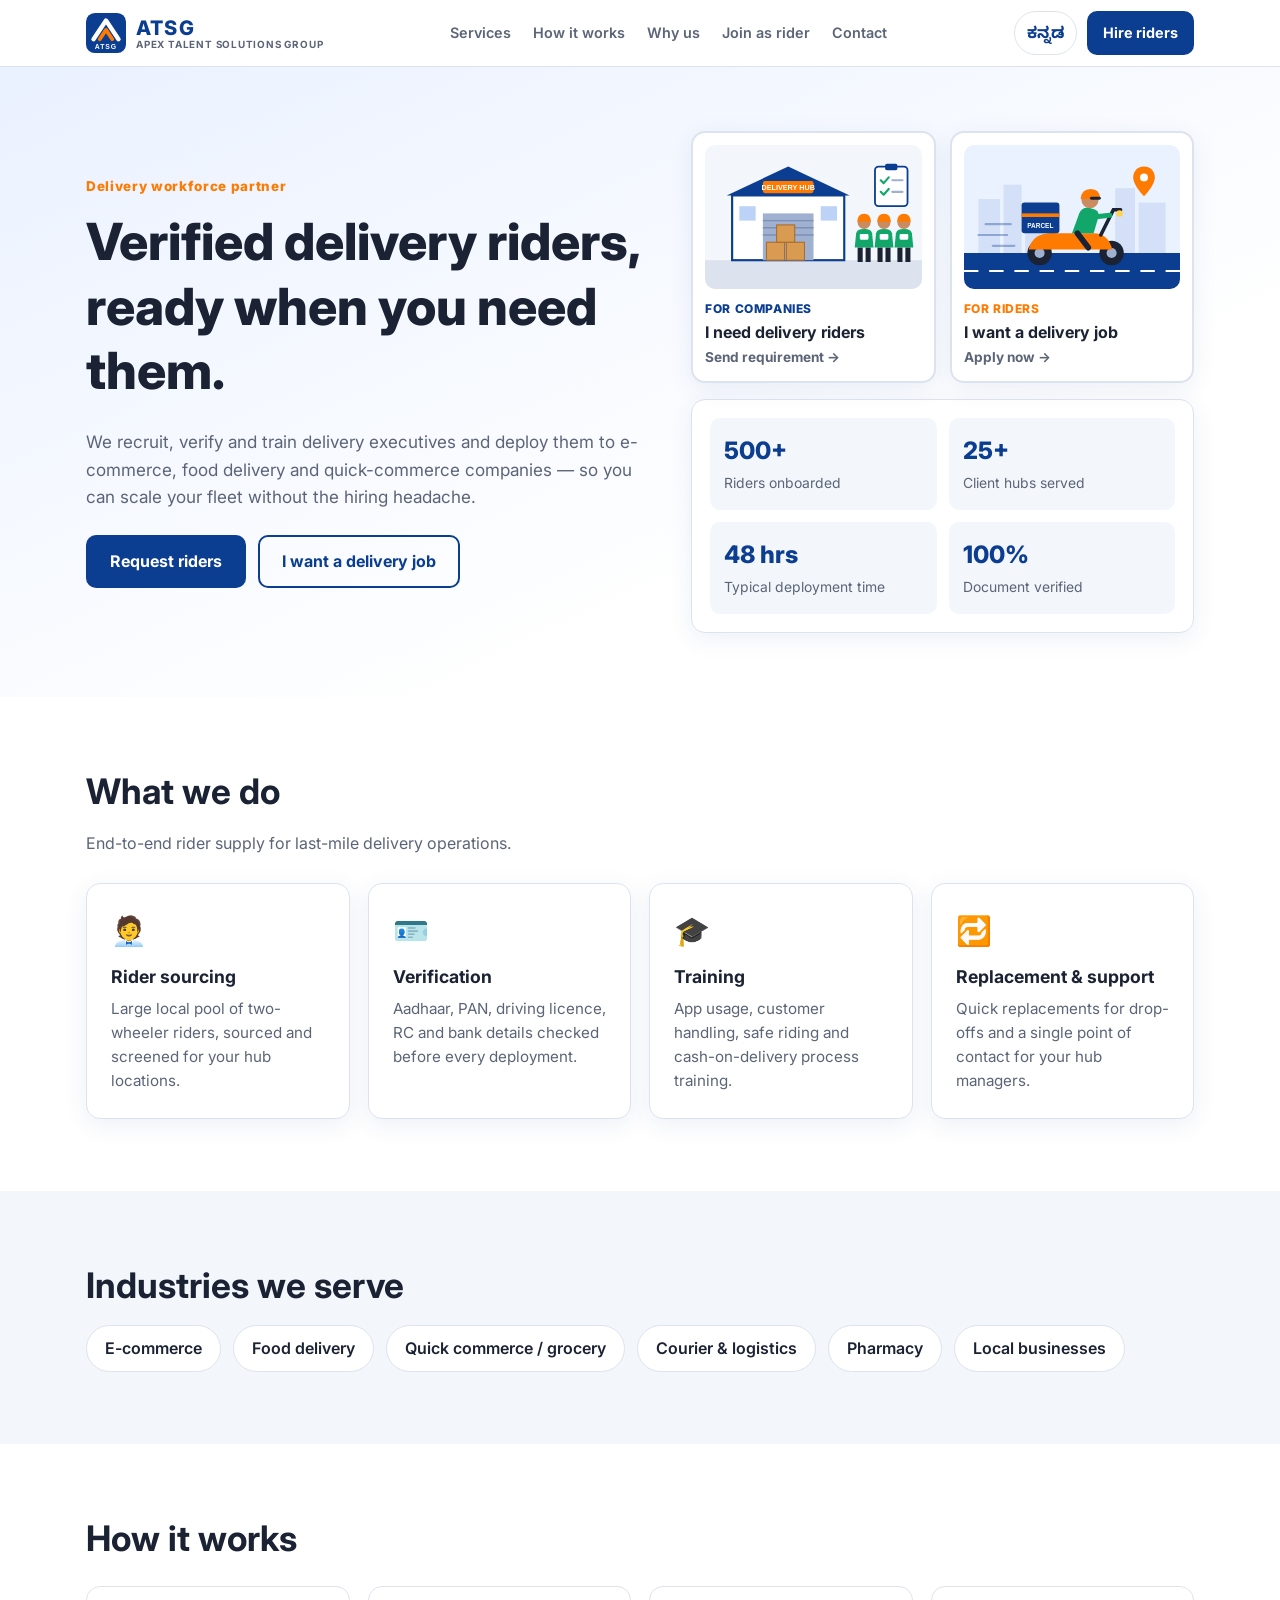
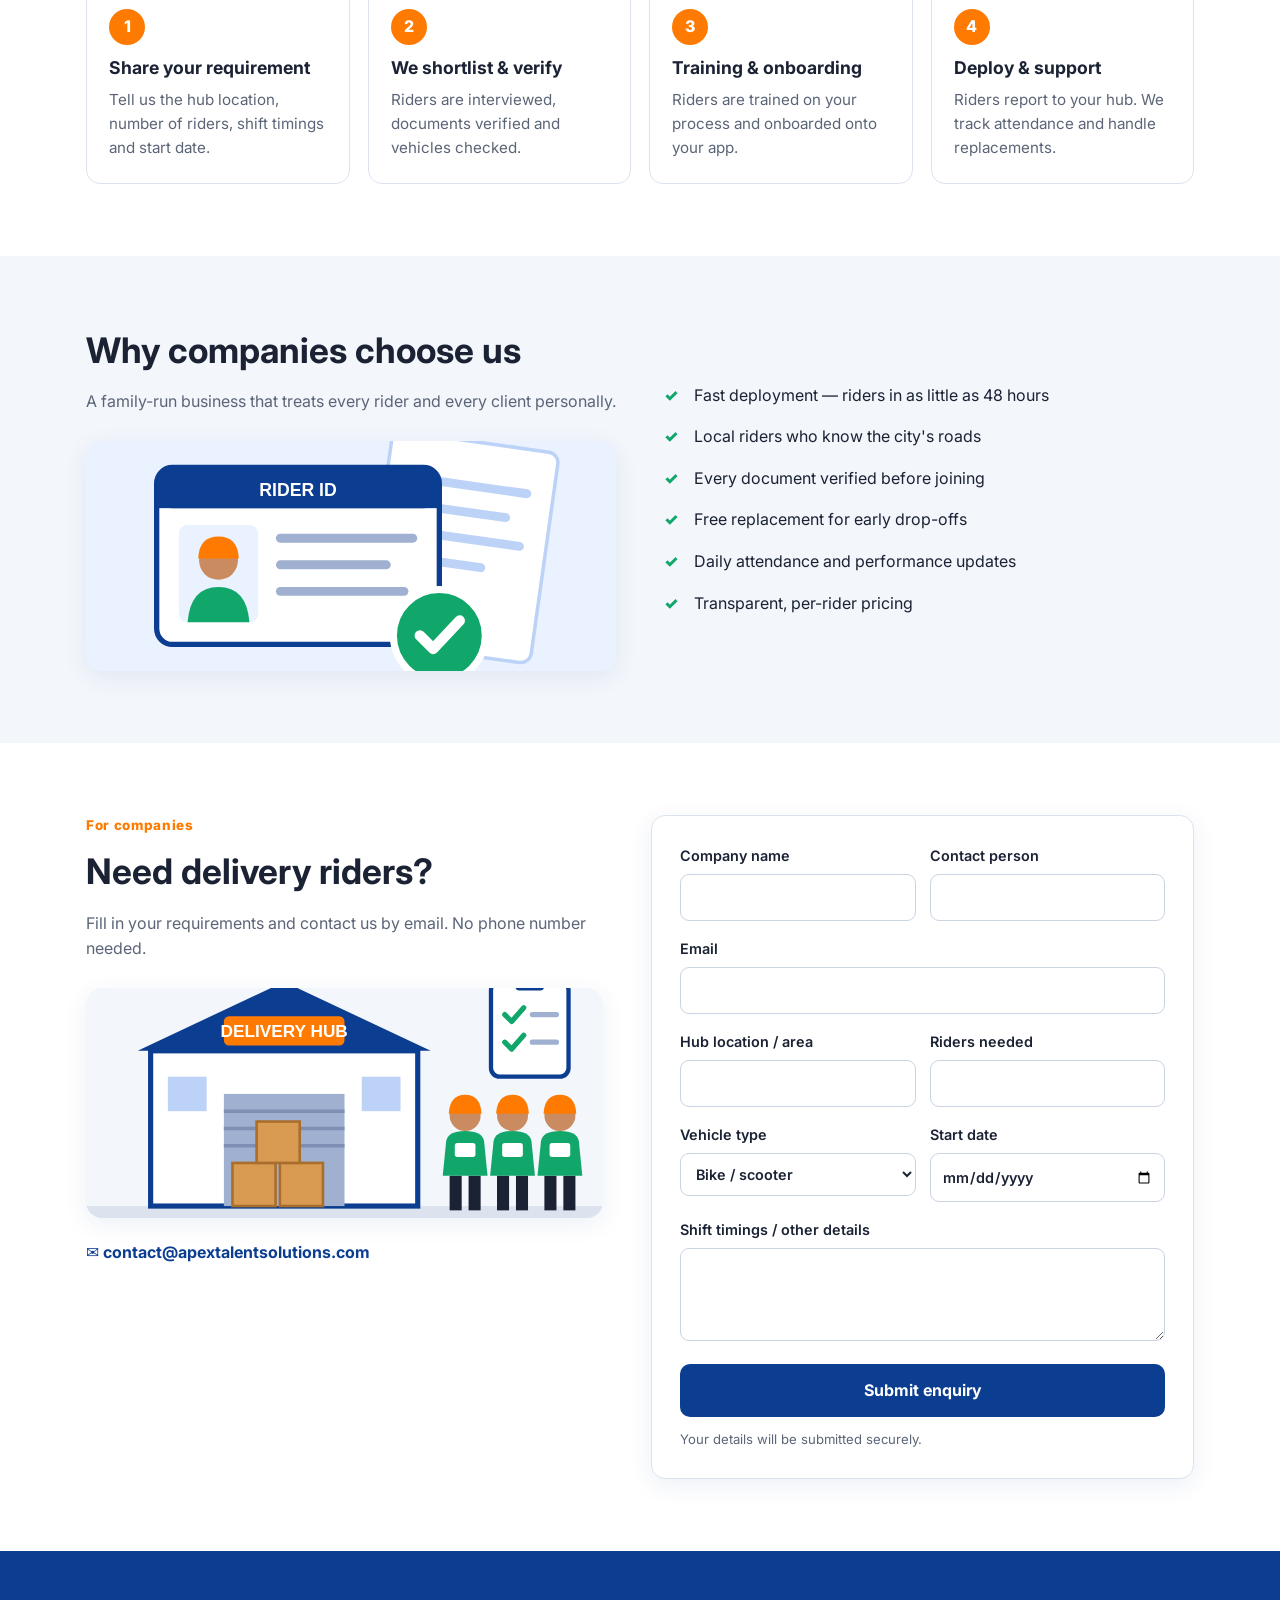
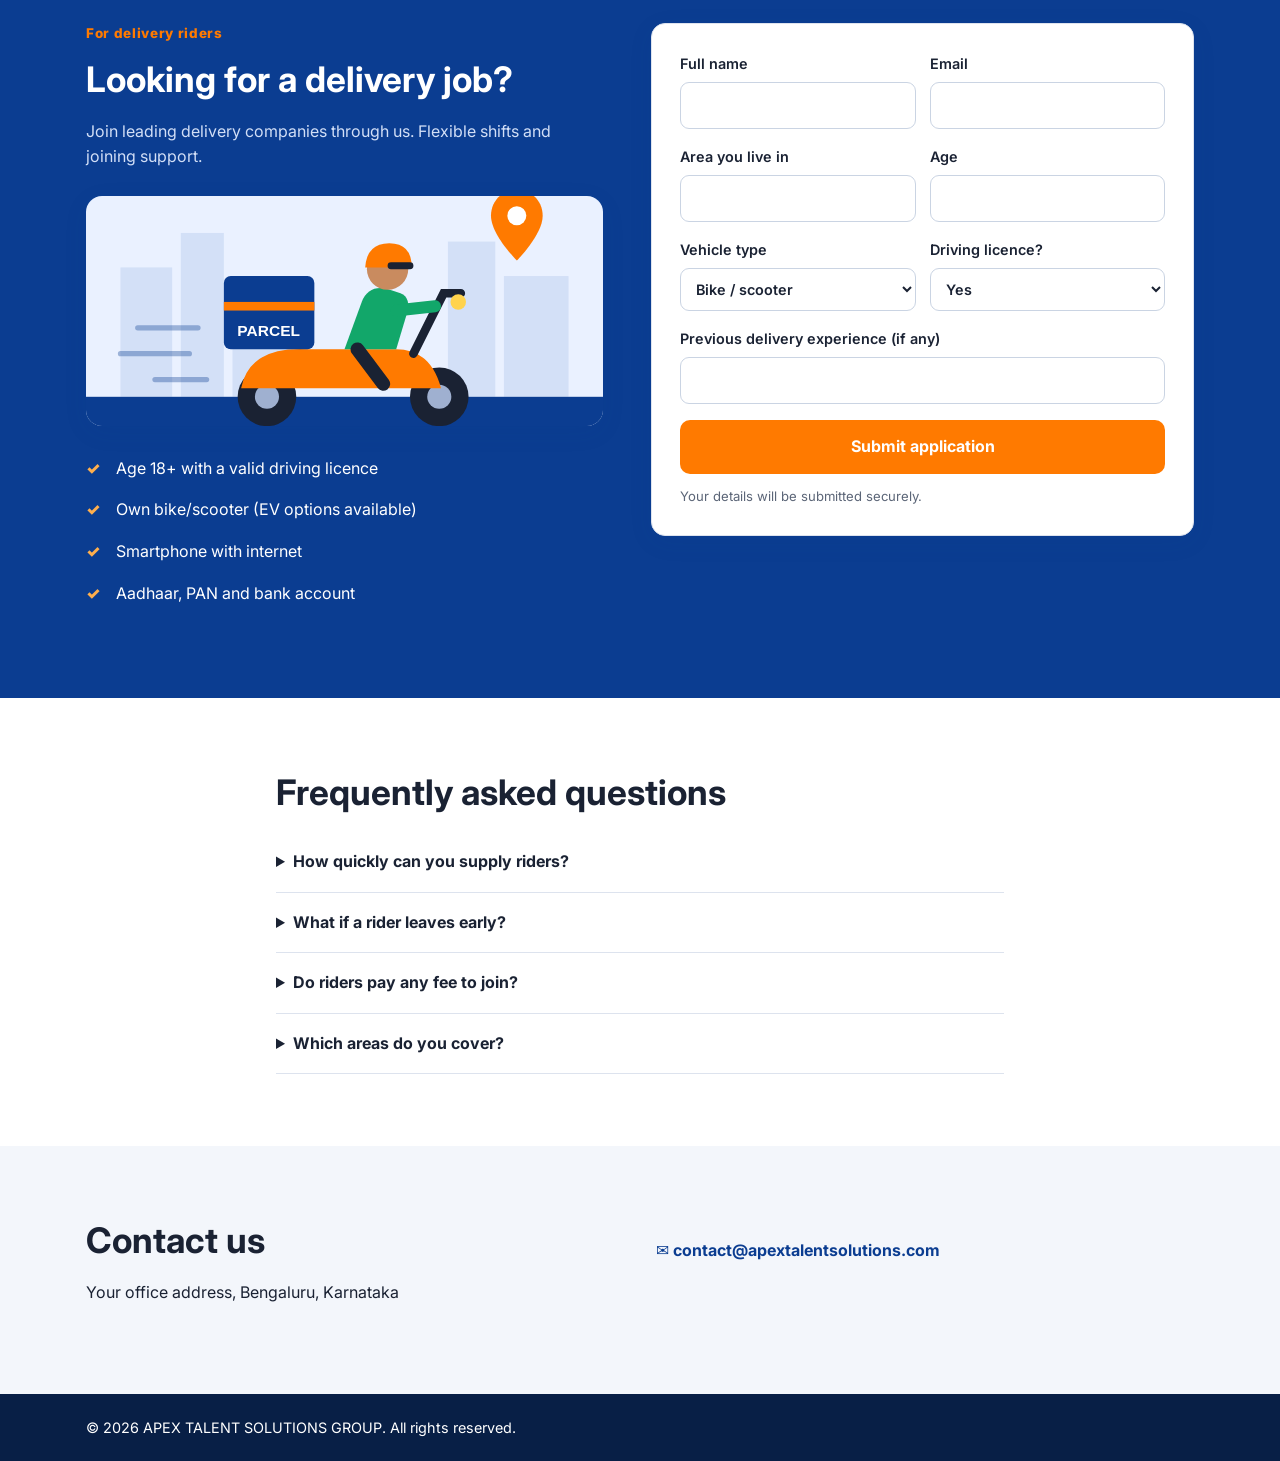
<file: index.html>
<!doctype html>
<html lang="en">
<head>
  <meta charset="utf-8">
  <meta name="viewport" content="width=device-width, initial-scale=1">
  <title>Delivery Staffing Partner</title>
  <meta name="description" content="Verified delivery riders for companies and delivery opportunities for riders.">
  <link rel="preconnect" href="https://fonts.googleapis.com">
  <link rel="preconnect" href="https://fonts.gstatic.com" crossorigin>
  <link href="https://fonts.googleapis.com/css2?family=Inter:wght@400;500;600;700;800&family=Noto+Sans+Kannada:wght@400;500;600;700;800;900&display=swap" rel="stylesheet">
  <link rel="icon" href="images/logo.svg" type="image/svg+xml">
  <link rel="stylesheet" href="styles.css">
</head>

<body>
  <header class="nav">
    <div class="container nav-inner">
      <a class="brand" href="#top" aria-label="ATSG home">
        <img class="brand-logo" src="images/logo.svg" alt="ATSG logo" width="40" height="40">
        <span class="brand-text">
          <strong data-config="shortName"></strong>
          <small data-config="name"></small>
        </span>
      </a>

      <nav class="nav-links" id="navLinks">
        <a href="#services" data-i18n="nav.services">Services</a>
        <a href="#process" data-i18n="nav.process">How it works</a>
        <a href="#why" data-i18n="nav.why">Why us</a>
        <a href="#riders" data-i18n="nav.riders">Join as rider</a>
        <a href="#contact" data-i18n="nav.contact">Contact</a>
      </nav>

      <div class="nav-actions">
        <button class="lang-btn" id="langBtn" type="button" aria-label="Switch language">ಕನ್ನಡ</button>
        <a href="#enquiry" class="btn btn-primary btn-sm" data-i18n="nav.cta">Hire riders</a>
        <button class="menu-btn" id="menuBtn" type="button" aria-label="Menu" aria-expanded="false">☰</button>
      </div>
    </div>
  </header>

  <main id="top">

    <!-- Hero -->
    <section class="hero">
      <div class="container hero-grid">
        <div>
          <p class="eyebrow" data-i18n="hero.eyebrow">Delivery workforce partner</p>
          <h1 data-i18n="hero.title">Verified delivery riders, ready when you need them.</h1>
          <p class="lead" data-i18n="hero.lead">
            We recruit, verify and train delivery executives and deploy them to e-commerce,
            food delivery and quick-commerce companies — so you can scale your fleet
            without the hiring headache.
          </p>

          <div class="hero-cta">
            <a href="#enquiry" class="btn btn-primary" data-i18n="hero.cta1">Request riders</a>
            <a href="#riders" class="btn btn-ghost" data-i18n="hero.cta2">I want a delivery job</a>
          </div>
        </div>

        <div class="hero-side">
          <div class="paths">
            <a href="#enquiry" class="path-card">
              <img src="images/company-hub.svg" alt="Company delivery hub with riders" loading="eager">
              <span class="path-tag" data-i18n="path.c.tag">For companies</span>
              <strong data-i18n="path.c.t">I need delivery riders</strong>
              <span class="path-go" data-i18n="path.c.go">Send requirement →</span>
            </a>

            <a href="#riders" class="path-card path-rider">
              <img src="images/rider-delivery.svg" alt="Delivery rider on a scooter" loading="eager">
              <span class="path-tag" data-i18n="path.r.tag">For riders</span>
              <strong data-i18n="path.r.t">I want a delivery job</strong>
              <span class="path-go" data-i18n="path.r.go">Apply now →</span>
            </a>
          </div>

          <div class="hero-card">
            <div class="stat">
              <strong data-config="statRiders"></strong>
              <span data-i18n="stat.riders">Riders onboarded</span>
            </div>
            <div class="stat">
              <strong data-config="statClients"></strong>
              <span data-i18n="stat.clients">Client hubs served</span>
            </div>
            <div class="stat">
              <strong data-i18n="stat.hours">48 hrs</strong>
              <span data-i18n="stat.time">Typical deployment time</span>
            </div>
            <div class="stat">
              <strong>100%</strong>
              <span data-i18n="stat.verified">Document verified</span>
            </div>
          </div>
        </div>
      </div>
    </section>

    <!-- Services -->
    <section id="services" class="section">
      <div class="container">
        <h2 data-i18n="services.title">What we do</h2>
        <p class="section-lead" data-i18n="services.lead">
          End-to-end rider supply for last-mile delivery operations.
        </p>

        <div class="cards">
          <article class="card">
            <div class="icon">🧑‍💼</div>
            <h3 data-i18n="s1.t">Rider sourcing</h3>
            <p data-i18n="s1.d">Large local pool of two-wheeler riders, sourced and screened for your hub locations.</p>
          </article>

          <article class="card">
            <div class="icon">🪪</div>
            <h3 data-i18n="s2.t">Verification</h3>
            <p data-i18n="s2.d">Aadhaar, PAN, driving licence, RC and bank details checked before every deployment.</p>
          </article>

          <article class="card">
            <div class="icon">🎓</div>
            <h3 data-i18n="s3.t">Training</h3>
            <p data-i18n="s3.d">App usage, customer handling, safe riding and cash-on-delivery process training.</p>
          </article>

          <article class="card">
            <div class="icon">🔁</div>
            <h3 data-i18n="s4.t">Replacement & support</h3>
            <p data-i18n="s4.d">Quick replacements for drop-offs and a single point of contact for your hub managers.</p>
          </article>
        </div>
      </div>
    </section>

    <!-- Industries -->
    <section class="section section-alt">
      <div class="container">
        <h2 data-i18n="ind.title">Industries we serve</h2>
        <div class="chips">
          <span class="chip" data-i18n="ind.1">E-commerce</span>
          <span class="chip" data-i18n="ind.2">Food delivery</span>
          <span class="chip" data-i18n="ind.3">Quick commerce / grocery</span>
          <span class="chip" data-i18n="ind.4">Courier & logistics</span>
          <span class="chip" data-i18n="ind.5">Pharmacy</span>
          <span class="chip" data-i18n="ind.6">Local businesses</span>
        </div>
      </div>
    </section>

    <!-- Process -->
    <section id="process" class="section">
      <div class="container">
        <h2 data-i18n="process.title">How it works</h2>
        <ol class="steps">
          <li>
            <span class="num">1</span>
            <h3 data-i18n="p1.t">Share your requirement</h3>
            <p data-i18n="p1.d">Tell us the hub location, number of riders, shift timings and start date.</p>
          </li>
          <li>
            <span class="num">2</span>
            <h3 data-i18n="p2.t">We shortlist & verify</h3>
            <p data-i18n="p2.d">Riders are interviewed, documents verified and vehicles checked.</p>
          </li>
          <li>
            <span class="num">3</span>
            <h3 data-i18n="p3.t">Training & onboarding</h3>
            <p data-i18n="p3.d">Riders are trained on your process and onboarded onto your app.</p>
          </li>
          <li>
            <span class="num">4</span>
            <h3 data-i18n="p4.t">Deploy & support</h3>
            <p data-i18n="p4.d">Riders report to your hub. We track attendance and handle replacements.</p>
          </li>
        </ol>
      </div>
    </section>

    <!-- Why choose us -->
    <section id="why" class="section section-alt">
      <div class="container why-grid">
        <div>
          <h2 data-i18n="why.title">Why companies choose us</h2>
          <p class="section-lead" data-i18n="why.lead">
            A family-run business that treats every rider and every client personally.
          </p>
          <img class="feature-image company-image" src="images/verified-rider.svg"
               alt="Rider ID card with documents verified" loading="lazy">
        </div>

        <ul class="checks">
          <li data-i18n="why.1">Fast deployment — riders in as little as 48 hours</li>
          <li data-i18n="why.2">Local riders who know the city's roads</li>
          <li data-i18n="why.3">Every document verified before joining</li>
          <li data-i18n="why.4">Free replacement for early drop-offs</li>
          <li data-i18n="why.5">Daily attendance and performance updates</li>
          <li data-i18n="why.6">Transparent, per-rider pricing</li>
        </ul>
      </div>
    </section>

    <!-- Client Enquiry -->
    <section id="enquiry" class="section">
      <div class="container form-wrap">
        <div>
          <p class="eyebrow" data-i18n="tag.company">For companies</p>
          <h2 data-i18n="enq.title">Need delivery riders?</h2>
          <p class="section-lead" data-i18n="enq.lead">
            Fill in your requirements and contact us by email. No phone number needed.
          </p>
          <img class="feature-image form-image" src="images/company-hub.svg"
               alt="Company delivery hub with riders" loading="lazy">
          <div class="contact-mini">
            <a data-config-href="mailto" class="contact-line">
              ✉️ <span data-config="email"></span>
            </a>
          </div>
        </div>

        <form id="clientForm" class="form" name="client-enquiry"
              action="/api/submit-form" method="post">

          <input type="text" name="botcheck" tabindex="-1" autocomplete="off"
                 aria-hidden="true" style="position:absolute;left:-9999px">

          <div class="row">
            <label>
              <span data-i18n="f.company">Company name</span>
              <input name="company" required>
            </label>
            <label>
              <span data-i18n="f.contact">Contact person</span>
              <input name="contact_person" required>
            </label>
          </div>

          <label>
            <span data-i18n="f.email">Email</span>
            <input name="email" type="email" required>
          </label>

          <div class="row">
            <label>
              <span data-i18n="f.location">Hub location / area</span>
              <input name="location" required>
            </label>
            <label>
              <span data-i18n="f.count">Riders needed</span>
              <input name="riders_needed" type="number" min="1" required>
            </label>
          </div>

          <div class="row">
            <label>
              <span data-i18n="f.vehicle">Vehicle type</span>
              <select name="vehicle">
                <option value="Bike" data-i18n="v.bike">Bike / scooter</option>
                <option value="EV" data-i18n="v.ev">Electric vehicle</option>
                <option value="Cycle" data-i18n="v.cycle">Bicycle</option>
                <option value="Any" data-i18n="v.any">Any</option>
              </select>
            </label>

            <label>
              <span data-i18n="f.start">Start date</span>
              <input name="start_date" type="date">
            </label>
          </div>

          <label>
            <span data-i18n="f.notes">Shift timings / other details</span>
            <textarea name="notes" rows="3"></textarea>
          </label>

          <button class="btn btn-primary btn-block" type="submit"
                  data-i18n="f.submitClient">Submit enquiry</button>

          <p class="form-note" data-i18n="form.note">
            Your details will be submitted securely.
          </p>
        </form>
      </div>
    </section>

    <!-- Rider Application -->
    <section id="riders" class="section section-dark">
      <div class="container form-wrap">
        <div>
          <p class="eyebrow" data-i18n="tag.rider">For delivery riders</p>
          <h2 data-i18n="rider.title">Looking for a delivery job?</h2>
          <p class="section-lead" data-i18n="rider.lead">
            Join leading delivery companies through us. Flexible shifts and joining support.
          </p>

          <img class="feature-image rider-image" src="images/rider-delivery.svg"
               alt="Delivery rider on a scooter" loading="lazy">

          <ul class="checks checks-light">
            <li data-i18n="rider.r1">Age 18+ with a valid driving licence</li>
            <li data-i18n="rider.r2">Own bike/scooter (EV options available)</li>
            <li data-i18n="rider.r3">Smartphone with internet</li>
            <li data-i18n="rider.r4">Aadhaar, PAN and bank account</li>
          </ul>
        </div>

        <form id="riderForm" class="form" name="rider-application"
              action="/api/submit-form" method="post">

          <input type="text" name="botcheck" tabindex="-1" autocomplete="off"
                 aria-hidden="true" style="position:absolute;left:-9999px">

          <div class="row">
            <label>
              <span data-i18n="f.name">Full name</span>
              <input name="name" required>
            </label>

            <label>
              <span data-i18n="f.email">Email</span>
              <input name="email" type="email" required>
            </label>
          </div>

          <div class="row">
            <label>
              <span data-i18n="f.area">Area you live in</span>
              <input name="area" required>
            </label>

            <label>
              <span data-i18n="f.age">Age</span>
              <input name="age" type="number" min="18" max="65" required>
            </label>
          </div>

          <div class="row">
            <label>
              <span data-i18n="f.vehicle">Vehicle type</span>
              <select name="vehicle">
                <option value="Bike" data-i18n="v.bike">Bike / scooter</option>
                <option value="EV" data-i18n="v.ev">Electric vehicle</option>
                <option value="Cycle" data-i18n="v.cycle">Bicycle</option>
                <option value="None" data-i18n="v.none">No vehicle</option>
              </select>
            </label>

            <label>
              <span data-i18n="f.licence">Driving licence?</span>
              <select name="licence">
                <option value="Yes" data-i18n="yes">Yes</option>
                <option value="No" data-i18n="no">No</option>
              </select>
            </label>
          </div>

          <label>
            <span data-i18n="f.exp">Previous delivery experience (if any)</span>
            <input name="experience">
          </label>

          <button class="btn btn-accent btn-block" type="submit"
                  data-i18n="f.submitRider">Submit application</button>

          <p class="form-note" data-i18n="form.note">
            Your details will be submitted securely.
          </p>
        </form>
      </div>
    </section>

    <!-- FAQ -->
    <section class="section">
      <div class="container narrow">
        <h2 data-i18n="faq.title">Frequently asked questions</h2>
        <details>
          <summary data-i18n="q1">How quickly can you supply riders?</summary>
          <p data-i18n="a1">For most requirements we deploy verified riders within 48–72 hours.</p>
        </details>
        <details>
          <summary data-i18n="q2">What if a rider leaves early?</summary>
          <p data-i18n="a2">We provide a free replacement for riders who leave within the agreed period.</p>
        </details>
        <details>
          <summary data-i18n="q3">Do riders pay any fee to join?</summary>
          <p data-i18n="a3">No. Joining through us is free for riders.</p>
        </details>
        <details>
          <summary data-i18n="q4">Which areas do you cover?</summary>
          <p data-i18n="a4">We currently cover the city and nearby areas. Contact us for other locations.</p>
        </details>
      </div>
    </section>

    <!-- Contact -->
    <section id="contact" class="section section-alt">
      <div class="container contact-grid">
        <div>
          <h2 data-i18n="contact.title">Contact us</h2>
          <p data-config="address"></p>
        </div>
        <div class="contact-mini">
          <a data-config-href="mailto" class="contact-line">
            ✉️ <span data-config="email"></span>
          </a>
        </div>
      </div>
    </section>

  </main>

  <footer class="footer">
    <div class="container">
      <p>© <span id="year"></span> <span data-config="name"></span>.
        <span data-i18n="footer">All rights reserved.</span>
      </p>
    </div>
  </footer>

  <script src="script.js"></script>
</body>
</html>
</file>
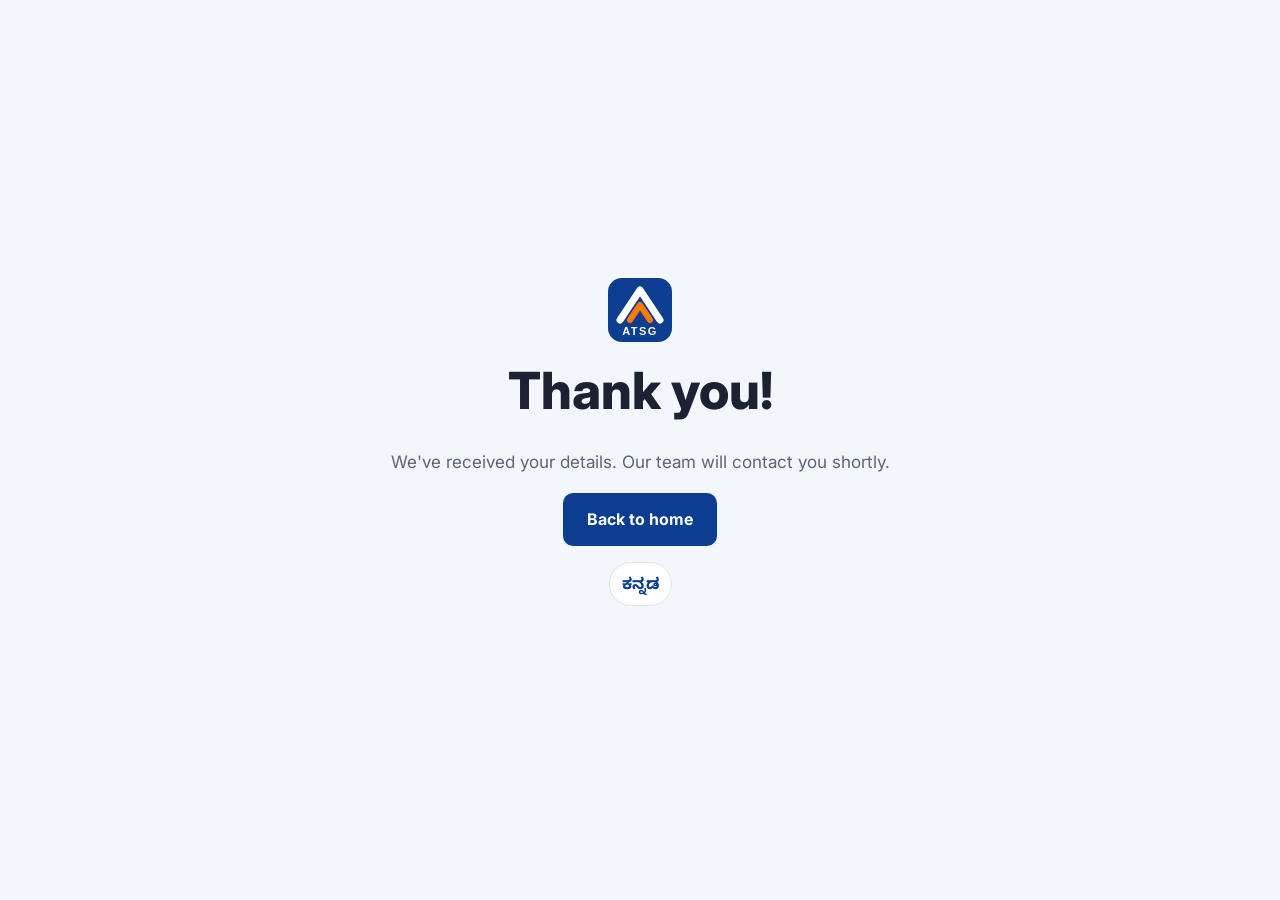
<file: thanks.html>
<!doctype html>
<html lang="en">
<head>
  <meta charset="utf-8">
  <meta name="viewport" content="width=device-width, initial-scale=1">
  <title>Thank You</title>
  <link href="https://fonts.googleapis.com/css2?family=Inter:wght@400;600;800&family=Noto+Sans+Kannada:wght@400;600;700&display=swap" rel="stylesheet">
  <link rel="icon" href="images/logo.svg" type="image/svg+xml">
  <link rel="stylesheet" href="styles.css">
</head>
<body>
  <main class="thanks">
    <div>
      <img src="images/logo.svg" alt="ATSG logo" width="64" height="64" style="margin:0 auto 16px">
      <h1 data-i18n="thanks.title">Thank you!</h1>
      <p class="lead" data-i18n="thanks.body">We've received your details. Our team will contact you shortly.</p>
      <p><a href="/" class="btn btn-primary" data-i18n="thanks.back">Back to home</a></p>
      <p><button class="lang-btn" id="langBtn" type="button">ಕನ್ನಡ</button></p>
    </div>
  </main>
  <script src="script.js"></script>
</body>
</html>
</file>
<file: styles.css>
:root{--primary:#0b3d91;--primary-dark:#082c6a;--accent:#ff7a00;--text:#1a2233;--muted:#5b6577;--bg:#fff;--bg-alt:#f3f6fb;--border:#dde3ee;--radius:14px;--shadow:0 6px 24px rgba(11,61,145,.08)}
*{box-sizing:border-box}html{scroll-behavior:smooth;scroll-padding-top:72px}body{margin:0;font-family:Inter,"Noto Sans Kannada",system-ui,sans-serif;color:var(--text);background:var(--bg);line-height:1.6}html[lang=kn] body{font-family:"Noto Sans Kannada",Inter,system-ui,sans-serif}img{max-width:100%;display:block}a{color:inherit}h1,h2,h3{line-height:1.26;margin:0 0 .5em}h1{font-size:clamp(2rem,5vw,3.2rem);font-weight:800}h2{font-size:clamp(1.6rem,3.5vw,2.2rem);font-weight:700}h3{font-size:1.1rem;font-weight:700}
/* Kannada heading weights apply even after swapping translated text */
html[lang=kn] h1,html[lang=kn] h2,html[lang=kn] h3,html[lang=kn] summary,html[lang=kn] .stat strong{font-family:"Noto Sans Kannada",sans-serif;font-weight:800!important}html[lang=kn] h1{line-height:1.4}html[lang=kn] h2,html[lang=kn] h3{line-height:1.45}
.container{width:100%;max-width:1140px;margin:auto;padding:0 16px}.narrow{max-width:760px}.nav{position:sticky;top:0;z-index:50;background:rgba(255,255,255,.97);backdrop-filter:blur(8px);border-bottom:1px solid var(--border)}.nav-inner{display:flex;align-items:center;justify-content:space-between;min-height:66px;gap:16px}.brand{display:flex;align-items:center;gap:10px;text-decoration:none;color:var(--primary);min-width:0}.brand-logo{width:40px;height:40px;flex-shrink:0}.brand-text{display:flex;flex-direction:column;line-height:1.1;min-width:0}.brand-text strong{font-size:1.25rem;font-weight:800;letter-spacing:.06em}.brand-text small{font-size:.62rem;font-weight:700;letter-spacing:.08em;color:var(--muted);white-space:nowrap}.brand-mark{color:var(--accent)}.nav-links{display:flex;gap:22px}.nav-links a{text-decoration:none;color:var(--muted);font-weight:600;font-size:.9rem}.nav-links a:hover{color:var(--primary)}.nav-actions{display:flex;align-items:center;gap:10px}.lang-btn{border:1px solid var(--border);background:#fff;border-radius:30px;padding:8px 12px;cursor:pointer;font:inherit;font-weight:700;color:var(--primary)}.menu-btn{display:none;border:0;background:none;font-size:1.5rem;cursor:pointer}.btn{display:inline-block;padding:12px 22px;border-radius:10px;font:inherit;font-weight:700;text-decoration:none;border:2px solid transparent;cursor:pointer;text-align:center}.btn-sm{padding:8px 14px;font-size:.9rem}.btn-primary{background:var(--primary);color:#fff}.btn-primary:hover{background:var(--primary-dark)}.btn-accent{background:var(--accent);color:#fff}.btn-accent:hover{background:#db6900}.btn-ghost{border-color:var(--primary);color:var(--primary);background:transparent}.btn-block{width:100%}
.hero{padding:64px 0;background:linear-gradient(155deg,#eaf1ff,#fff 70%)}.hero-grid{display:grid;grid-template-columns:1.12fr 1fr;gap:42px;align-items:center}.eyebrow{color:var(--accent);font-weight:800;letter-spacing:.05em;font-size:.84rem;margin:0 0 12px}.lead{font-size:1.07rem;color:var(--muted)}.hero-cta{display:flex;gap:12px;flex-wrap:wrap;margin-top:24px}.feature-image{width:100%;object-fit:cover;border-radius:16px;box-shadow:var(--shadow)}.hero-image{height:220px;margin-bottom:16px}.hero-card{display:grid;grid-template-columns:repeat(2,1fr);gap:12px;background:#fff;border:1px solid var(--border);padding:18px;border-radius:var(--radius);box-shadow:var(--shadow)}.stat{background:var(--bg-alt);padding:14px;border-radius:10px}.stat strong{display:block;font-size:1.5rem;font-weight:800;color:var(--primary)}.stat span{font-size:.87rem;color:var(--muted)}
.section{padding:72px 0}.section-alt{background:var(--bg-alt)}.section-dark{background:var(--primary);color:white}.section-dark .section-lead{color:#d2dff7}.section-lead{color:var(--muted);max-width:620px;margin:0 0 26px}.cards{display:grid;grid-template-columns:repeat(4,1fr);gap:18px}.card{background:white;border:1px solid var(--border);padding:24px;border-radius:var(--radius);box-shadow:var(--shadow)}.card p,.steps p{color:var(--muted);font-size:.95rem;margin:0}.icon{font-size:1.8rem;margin-bottom:12px}.chips{display:flex;flex-wrap:wrap;gap:12px}.chip{background:white;border:1px solid var(--border);padding:10px 18px;border-radius:30px;font-weight:600}.steps{display:grid;grid-template-columns:repeat(4,1fr);gap:18px;padding:0;margin:25px 0 0;list-style:none}.steps li{border:1px solid var(--border);padding:22px;border-radius:var(--radius)}.num{display:inline-grid;place-items:center;background:var(--accent);color:white;width:36px;height:36px;border-radius:50%;font-weight:800;margin-bottom:12px}.why-grid{display:grid;grid-template-columns:1fr 1fr;gap:48px;align-items:center}.company-image{height:230px}.checks{list-style:none;padding:0;margin:12px 0}.checks li{padding:8px 0 8px 30px;position:relative}.checks li:before{content:"✓";position:absolute;left:0;color:#12a76a;font-weight:900}.checks-light li:before{color:#ffaf4d}
.form-wrap{display:grid;grid-template-columns:1fr 1.05fr;align-items:start;gap:48px}.form-image,.rider-image{height:230px;margin:15px 0 22px}.form{background:white;padding:28px;border:1px solid var(--border);border-radius:var(--radius);box-shadow:var(--shadow);color:var(--text)}.form label{display:block;font-size:.9rem;font-weight:600;margin-bottom:16px}.form label span{display:block;margin-bottom:5px}.form input,.form select,.form textarea{width:100%;border:1px solid #cad4e3;background:white;color:var(--text);font:inherit;border-radius:9px;padding:11px;margin-top:2px}.form input:focus,.form select:focus,.form textarea:focus{outline:2px solid #8ab5ff;outline-offset:1px}.row{display:grid;grid-template-columns:1fr 1fr;gap:14px}.form-note{color:var(--muted);font-size:.82rem;margin:12px 0 0}.contact-mini{display:flex;flex-direction:column;gap:14px;margin-top:20px}.contact-line{text-decoration:none;color:var(--primary);font-weight:700;overflow-wrap:anywhere}.section-dark .form-note{color:var(--muted)}details{border-bottom:1px solid var(--border);padding:17px 0}summary{cursor:pointer;font-weight:700}details p{color:var(--muted)}.contact-grid{display:grid;grid-template-columns:1fr 1fr;gap:32px}.footer{background:#081f46;color:#fff;padding:22px 0}.footer p{margin:0;font-size:.9rem}
/* Audience choice cards in hero */
.paths{display:grid;grid-template-columns:1fr 1fr;gap:14px;margin-bottom:16px}.path-card{display:flex;flex-direction:column;gap:4px;background:#fff;border:2px solid var(--border);border-radius:var(--radius);padding:12px;text-decoration:none;box-shadow:var(--shadow);transition:border-color .15s,transform .15s}.path-card:hover{border-color:var(--primary);transform:translateY(-2px)}.path-card img{border-radius:10px;aspect-ratio:3/2;object-fit:cover;margin-bottom:6px}.path-tag{font-size:.75rem;font-weight:800;letter-spacing:.05em;text-transform:uppercase;color:var(--primary)}.path-rider .path-tag{color:var(--accent)}.path-card strong{font-size:1rem;line-height:1.3}.path-go{font-size:.85rem;font-weight:700;color:var(--muted)}
@media(max-width:900px){.nav-links{display:none;position:absolute;top:65px;left:0;right:0;background:#fff;padding:18px;box-shadow:var(--shadow);flex-direction:column}.nav-links.open{display:flex}.menu-btn{display:block}.hero-grid,.why-grid,.form-wrap{grid-template-columns:1fr;gap:26px}.cards,.steps{grid-template-columns:repeat(2,1fr)}}@media(max-width:560px){.brand-text small{display:none}.section{padding:52px 0}.hero{padding:40px 0}.cards,.steps,.contact-grid,.row{grid-template-columns:1fr}.form{padding:18px}.nav-actions .btn-sm{display:none}.hero-image,.form-image,.rider-image,.company-image{height:195px}}
.thanks{min-height:100vh;display:grid;place-items:center;text-align:center;padding:16px;background:var(--bg-alt)}
</file>
